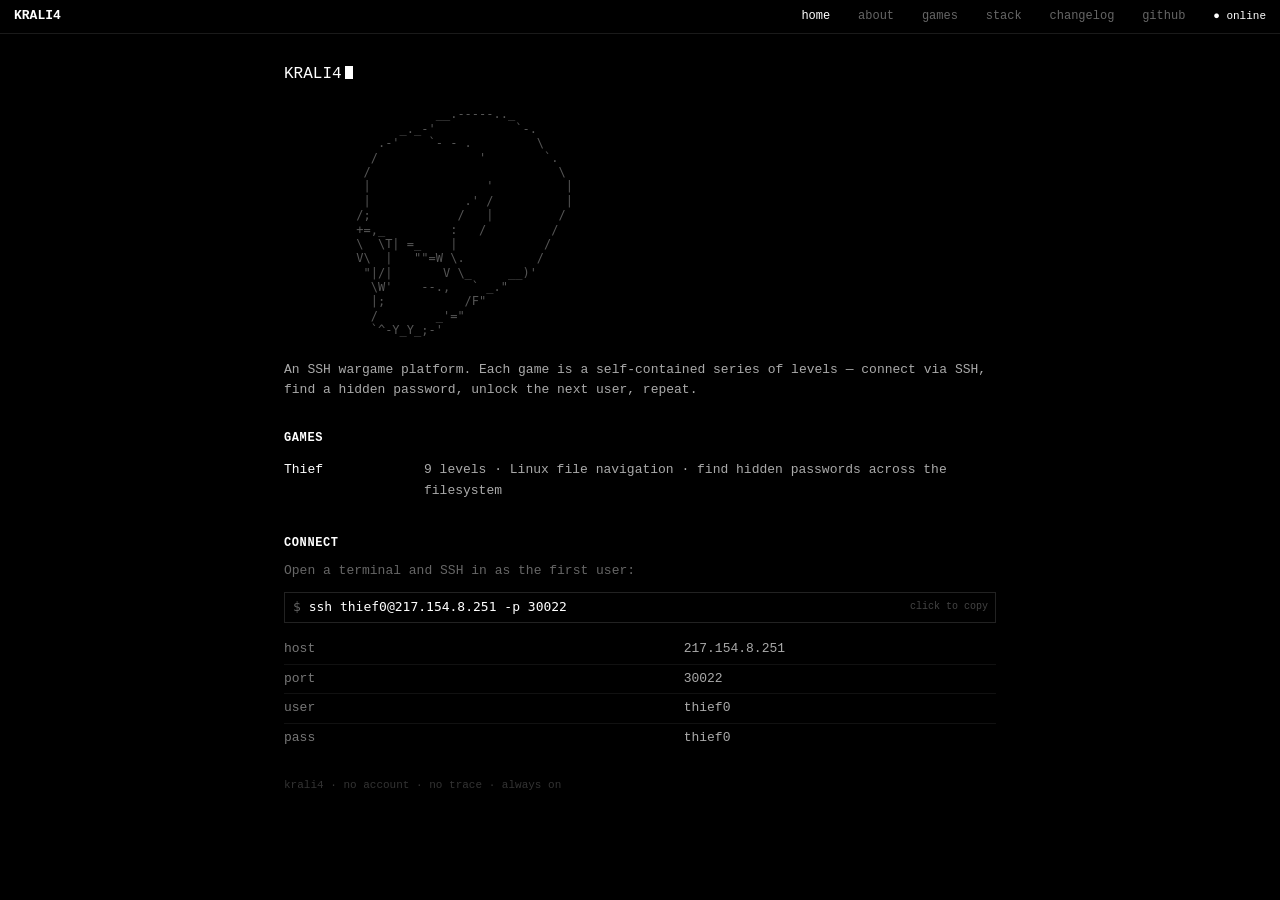
<file: frontend/index.html>
<!DOCTYPE html>
<html lang="en">
<head>
  <meta charset="UTF-8" />
  <meta name="viewport" content="width=device-width, initial-scale=1.0" />
  <title>krali4</title>
  <link rel="stylesheet" href="css/site.css" />
</head>
<body>

<div id="topbar">
  <span class="topbar-logo">KRALI4</span>
  <nav>
    <a href="/index.html" class="active">home</a>
    <a href="/about.html">about</a>
    <a href="/games/">games</a>
    <a href="/stack.html">stack</a>
    <a href="/changelog.html">changelog</a>
    <a href="https://github.com/simgerchev/krali4" target="_blank">github</a>
    <span class="online">● online</span>
  </nav>
</div>

<div id="main">

  <h1>KRALI4<span class="cursor"></span></h1>

  <pre style="margin:0 0 22px; color:#555; line-height:1.2;">                     __.-----.._
                _._-'           `-.
             .-'    `- - .         \
            /              '        `.
           /                          \
           |                '          |
           |             .' /          |
          /;            /   |         /
          +=,_         :   /         /
          \  \T| =_    |            /
          V\  |   ""=W \.          /
           "|/|       V \_     __)'            
            \W'    --.,   ` _."
            |;           /F"
            /        _'="
            `^-Y_Y_;-'</pre>

  <p>An SSH wargame platform. Each game is a self-contained series of levels — connect via SSH, find a hidden password, unlock the next user, repeat.</p>

  <h2>Games</h2>
  <table>
    <tr>
      <td><a href="/games/thief.html">Thief</a></td>
      <td>9 levels · Linux file navigation · find hidden passwords across the filesystem</td>
    </tr>
  </table>

  <h2 id="connect">Connect</h2>

  <p style="margin-bottom:10px; color:#666;">Open a terminal and SSH in as the first user:</p>
  <div class="cmd-wrap">
    <pre id="connect-cmd" class="cmd-box"></pre>
    <span class="copy-hint">click to copy</span>
  </div>

  <table>
    <tr><td>host</td><td id="connect-host"></td></tr>
    <tr><td>port</td><td>30022</td></tr>
    <tr><td>user</td><td>thief0</td></tr>
    <tr><td>pass</td><td>thief0</td></tr>
  </table>

  <p class="footer">krali4 · no account · no trace · always on</p>

</div>

<script>
  const host = '217.154.8.251';
  const port = 30022;
  document.getElementById('connect-host').textContent = host;
  document.getElementById('connect-cmd').textContent = `ssh thief0@${host} -p ${port}`;

  document.querySelectorAll('.cmd-box').forEach(function(el) {
    el.addEventListener('click', function() {
      var hint = this.parentElement.querySelector('.copy-hint');
      navigator.clipboard.writeText(this.textContent.trim()).then(function() {
        if (hint) { hint.textContent = 'copied!'; hint.style.color = '#fff'; }
        setTimeout(function() {
          if (hint) { hint.textContent = 'click to copy'; hint.style.color = ''; }
        }, 1500);
      });
    });
  });
</script>
</body>
</html>
</file>
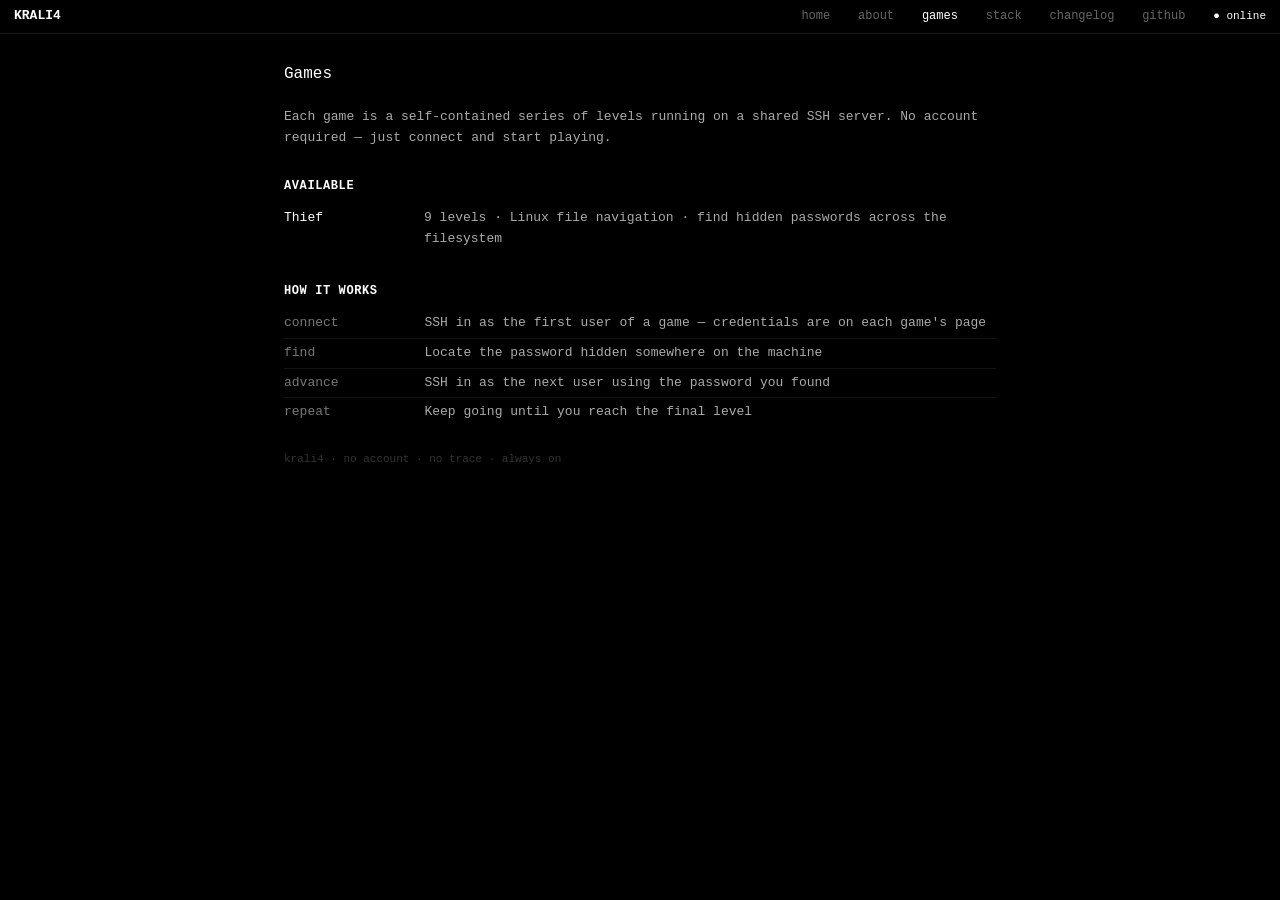
<file: frontend/games/index.html>
<!DOCTYPE html>
<html lang="en">
<head>
  <meta charset="UTF-8" />
  <meta name="viewport" content="width=device-width, initial-scale=1.0" />
  <title>KRALI4 — Games</title>
  <link rel="stylesheet" href="../css/site.css" />
</head>
<body>

<div id="topbar">
  <span class="topbar-logo">KRALI4</span>
  <nav>
    <a href="/index.html">home</a>
    <a href="/about.html">about</a>
    <a href="/games/" class="active">games</a>
    <a href="/stack.html">stack</a>
    <a href="/changelog.html">changelog</a>
    <a href="https://github.com/simgerchev/krali4" target="_blank">github</a>
    <span class="online">● online</span>
  </nav>
</div>

<div id="main">

  <h1>Games</h1>

  <p>Each game is a self-contained series of levels running on a shared SSH server. No account required — just connect and start playing.</p>

  <h2>Available</h2>
  <table>
    <tr>
      <td><a href="/games/thief.html">Thief</a></td>
      <td>9 levels · Linux file navigation · find hidden passwords across the filesystem</td>
    </tr>
  </table>

  <h2>How it works</h2>
  <table>
    <tr><td>connect</td><td>SSH in as the first user of a game — credentials are on each game's page</td></tr>
    <tr><td>find</td><td>Locate the password hidden somewhere on the machine</td></tr>
    <tr><td>advance</td><td>SSH in as the next user using the password you found</td></tr>
    <tr><td>repeat</td><td>Keep going until you reach the final level</td></tr>
  </table>

  <p class="footer">krali4 · no account · no trace · always on</p>

</div>
</body>
</html>
</file>
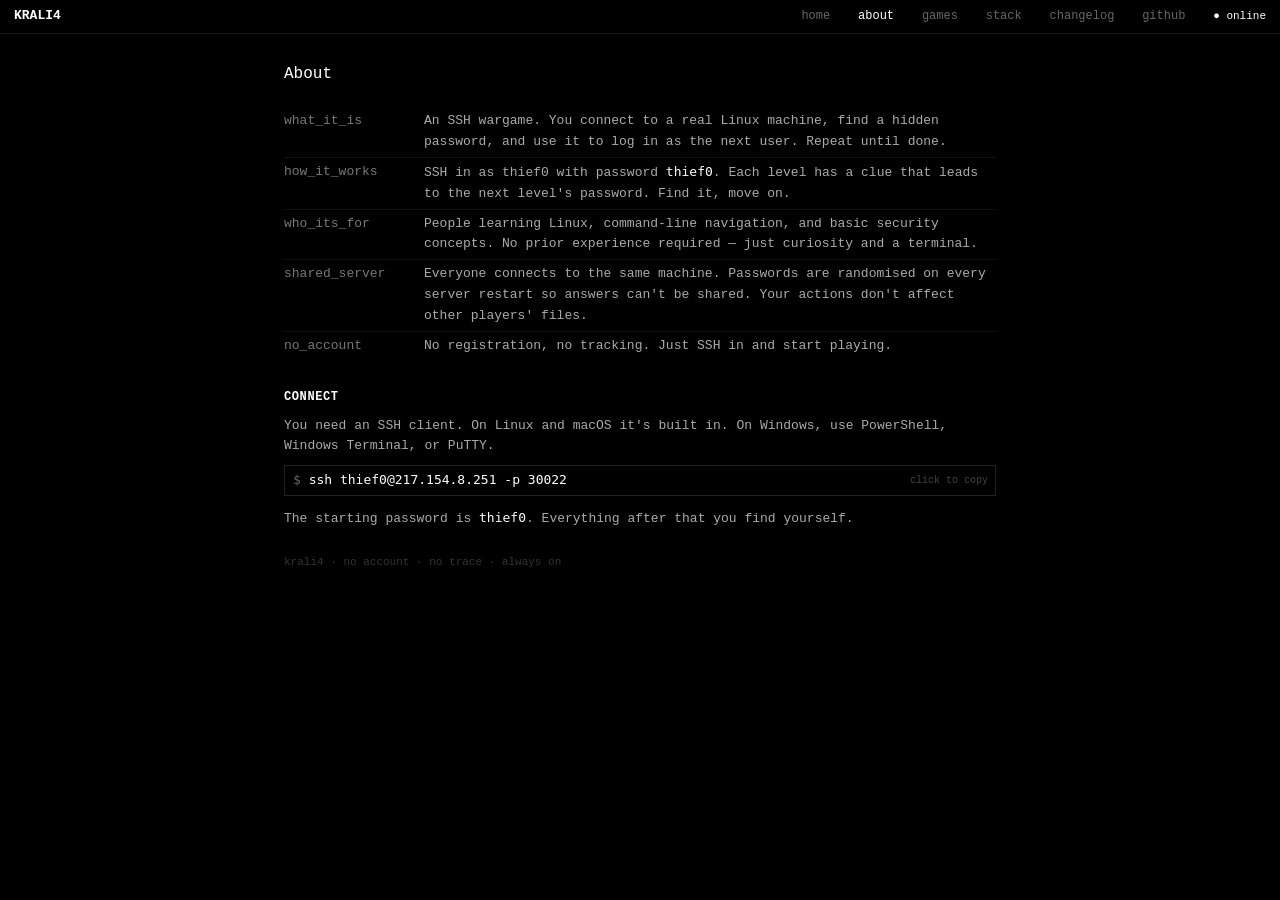
<file: frontend/about.html>
<!DOCTYPE html>
<html lang="en">
<head>
  <meta charset="UTF-8" />
  <meta name="viewport" content="width=device-width, initial-scale=1.0" />
  <title>KRALI4 — About</title>
  <link rel="stylesheet" href="css/site.css" />
</head>
<body>

<div id="topbar">
  <span class="topbar-logo">KRALI4</span>
  <nav>
    <a href="/index.html">home</a>
    <a href="/about.html" class="active">about</a>
    <a href="/games/">games</a>
    <a href="/stack.html">stack</a>
    <a href="/changelog.html">changelog</a>
    <a href="https://github.com/simgerchev/krali4" target="_blank">github</a>
    <span class="online">● online</span>
  </nav>
</div>

<div id="main">

  <h1>About</h1>

  <table>
    <tr><td>what_it_is</td><td>An SSH wargame. You connect to a real Linux machine, find a hidden password, and use it to log in as the next user. Repeat until done.</td></tr>
    <tr><td>how_it_works</td><td>SSH in as thief0 with password <code>thief0</code>. Each level has a clue that leads to the next level's password. Find it, move on.</td></tr>
    <tr><td>who_its_for</td><td>People learning Linux, command-line navigation, and basic security concepts. No prior experience required — just curiosity and a terminal.</td></tr>
    <tr><td>shared_server</td><td>Everyone connects to the same machine. Passwords are randomised on every server restart so answers can't be shared. Your actions don't affect other players' files.</td></tr>
    <tr><td>no_account</td><td>No registration, no tracking. Just SSH in and start playing.</td></tr>
  </table>

  <h2>Connect</h2>
  <p>You need an SSH client. On Linux and macOS it's built in. On Windows, use PowerShell, Windows Terminal, or PuTTY.</p>
  <div class="cmd-wrap">
    <pre class="cmd-box">ssh thief0@217.154.8.251 -p 30022</pre>
    <span class="copy-hint">click to copy</span>
  </div>
  <p>The starting password is <code>thief0</code>. Everything after that you find yourself.</p>

  <p class="footer">krali4 · no account · no trace · always on</p>

</div>

<script>
  document.querySelectorAll('.cmd-box').forEach(function(el) {
    el.addEventListener('click', function() {
      var hint = this.parentElement.querySelector('.copy-hint');
      navigator.clipboard.writeText(this.textContent.trim()).then(function() {
        if (hint) { hint.textContent = 'copied!'; hint.style.color = '#fff'; }
        setTimeout(function() {
          if (hint) { hint.textContent = 'click to copy'; hint.style.color = ''; }
        }, 1500);
      });
    });
  });
</script>
</body>
</html>
</file>
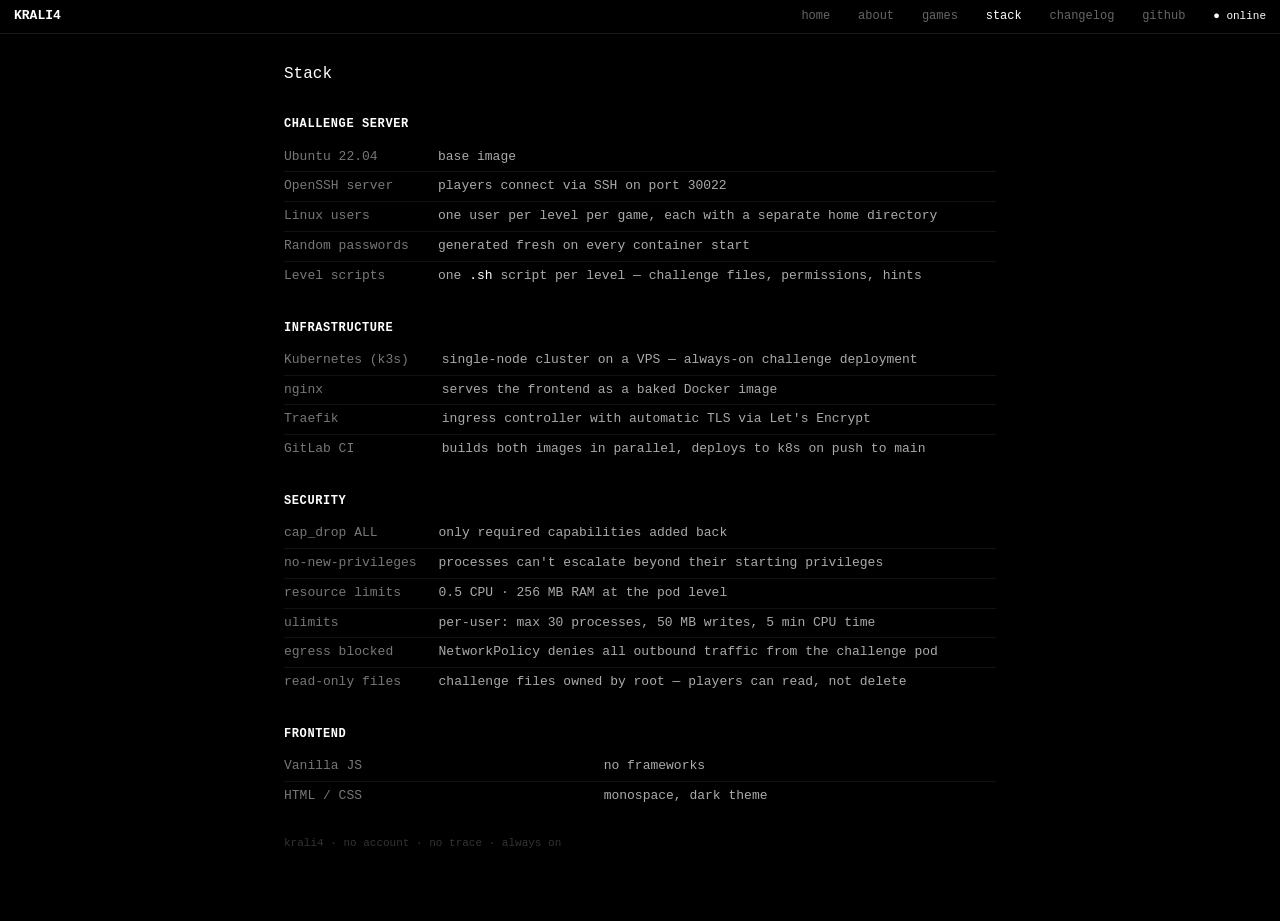
<file: frontend/stack.html>
<!DOCTYPE html>
<html lang="en">
<head>
  <meta charset="UTF-8" />
  <meta name="viewport" content="width=device-width, initial-scale=1.0" />
  <title>KRALI4 — Stack</title>
  <link rel="stylesheet" href="css/site.css" />
</head>
<body>

<div id="topbar">
  <span class="topbar-logo">KRALI4</span>
  <nav>
    <a href="/index.html">home</a>
    <a href="/about.html">about</a>
    <a href="/games/">games</a>
    <a href="/stack.html" class="active">stack</a>
    <a href="/changelog.html">changelog</a>
    <a href="https://github.com/simgerchev/krali4" target="_blank">github</a>
    <span class="online">● online</span>
  </nav>
</div>

<div id="main">

  <h1>Stack</h1>

  <h2>Challenge server</h2>
  <table>
    <tr><td>Ubuntu 22.04</td><td>base image</td></tr>
    <tr><td>OpenSSH server</td><td>players connect via SSH on port 30022</td></tr>
    <tr><td>Linux users</td><td>one user per level per game, each with a separate home directory</td></tr>
    <tr><td>Random passwords</td><td>generated fresh on every container start</td></tr>
    <tr><td>Level scripts</td><td>one <code>.sh</code> script per level — challenge files, permissions, hints</td></tr>
  </table>

  <h2>Infrastructure</h2>
  <table>
    <tr><td>Kubernetes (k3s)</td><td>single-node cluster on a VPS — always-on challenge deployment</td></tr>
    <tr><td>nginx</td><td>serves the frontend as a baked Docker image</td></tr>
    <tr><td>Traefik</td><td>ingress controller with automatic TLS via Let's Encrypt</td></tr>
    <tr><td>GitLab CI</td><td>builds both images in parallel, deploys to k8s on push to main</td></tr>
  </table>

  <h2>Security</h2>
  <table>
    <tr><td>cap_drop ALL</td><td>only required capabilities added back</td></tr>
    <tr><td>no-new-privileges</td><td>processes can't escalate beyond their starting privileges</td></tr>
    <tr><td>resource limits</td><td>0.5 CPU · 256 MB RAM at the pod level</td></tr>
    <tr><td>ulimits</td><td>per-user: max 30 processes, 50 MB writes, 5 min CPU time</td></tr>
    <tr><td>egress blocked</td><td>NetworkPolicy denies all outbound traffic from the challenge pod</td></tr>
    <tr><td>read-only files</td><td>challenge files owned by root — players can read, not delete</td></tr>
  </table>

  <h2>Frontend</h2>
  <table>
    <tr><td>Vanilla JS</td><td>no frameworks</td></tr>
    <tr><td>HTML / CSS</td><td>monospace, dark theme</td></tr>
  </table>

  <p class="footer">krali4 · no account · no trace · always on</p>

</div>
</body>
</html>
</file>
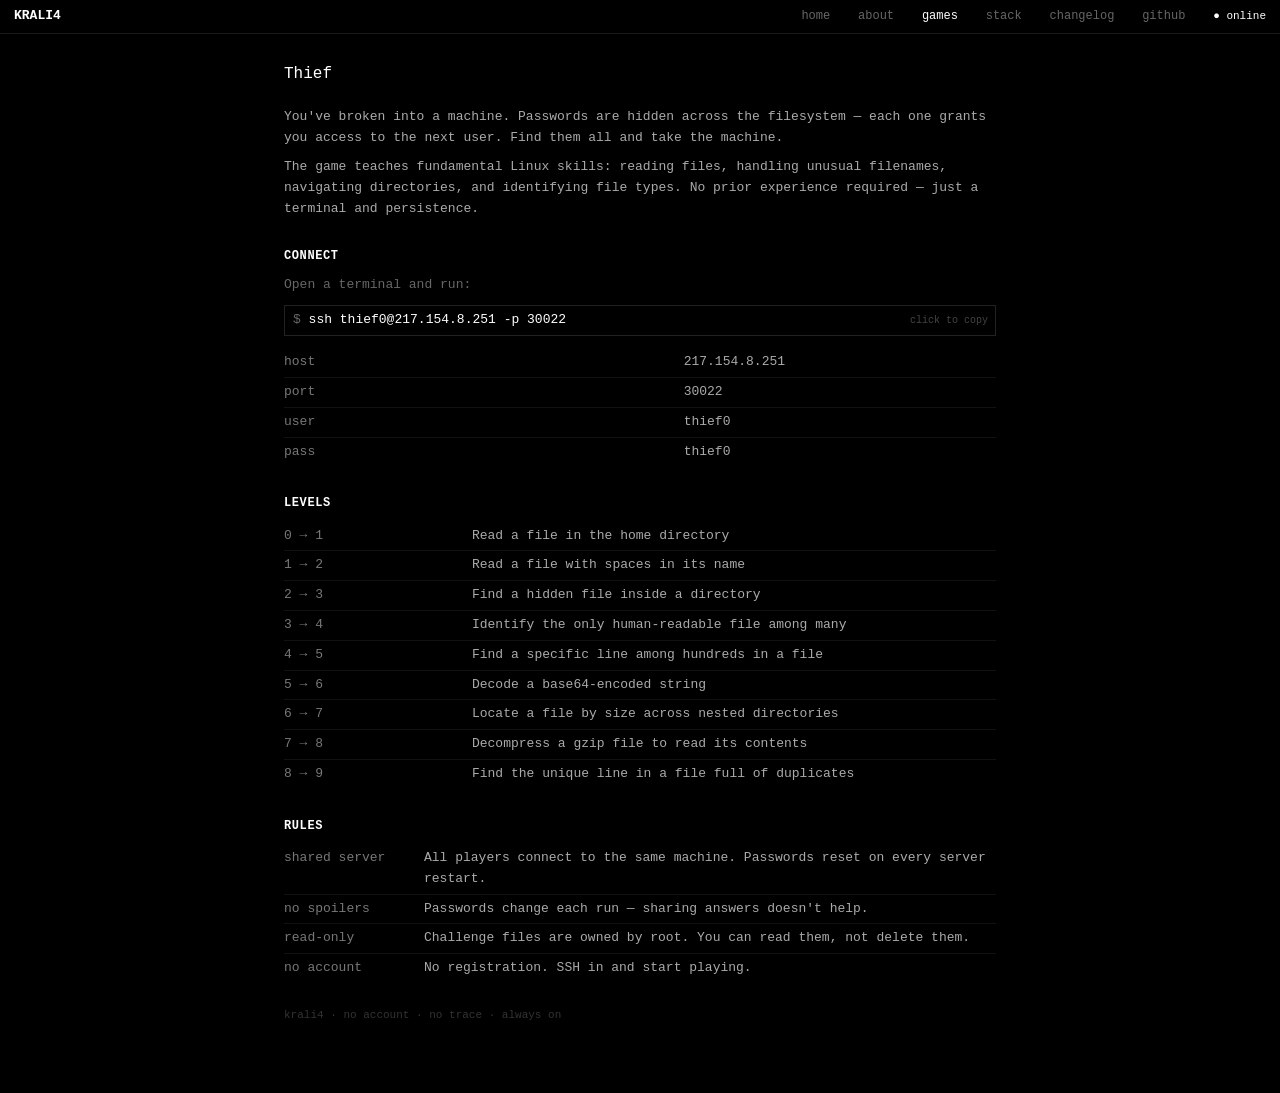
<file: frontend/games/thief.html>
<!DOCTYPE html>
<html lang="en">
<head>
  <meta charset="UTF-8" />
  <meta name="viewport" content="width=device-width, initial-scale=1.0" />
  <title>KRALI4 — Thief</title>
  <link rel="stylesheet" href="../css/site.css" />
</head>
<body>

<div id="topbar">
  <span class="topbar-logo">KRALI4</span>
  <nav>
    <a href="/index.html">home</a>
    <a href="/about.html">about</a>
    <a href="/games/" class="active">games</a>
    <a href="/stack.html">stack</a>
    <a href="/changelog.html">changelog</a>
    <a href="https://github.com/simgerchev/krali4" target="_blank">github</a>
    <span class="online">● online</span>
  </nav>
</div>

<div id="main">

  <h1>Thief</h1>

  <p>You've broken into a machine. Passwords are hidden across the filesystem — each one grants you access to the next user. Find them all and take the machine.</p>

  <p>The game teaches fundamental Linux skills: reading files, handling unusual filenames, navigating directories, and identifying file types. No prior experience required — just a terminal and persistence.</p>

  <h2 id="connect">Connect</h2>

  <p style="margin-bottom:10px; color:#666;">Open a terminal and run:</p>
  <div class="cmd-wrap">
    <pre id="connect-cmd" class="cmd-box"></pre>
    <span class="copy-hint">click to copy</span>
  </div>

  <table>
    <tr><td>host</td><td id="connect-host"></td></tr>
    <tr><td>port</td><td>30022</td></tr>
    <tr><td>user</td><td>thief0</td></tr>
    <tr><td>pass</td><td>thief0</td></tr>
  </table>

  <h2>Levels</h2>
  <table>
    <tr><td>0 → 1</td><td>Read a file in the home directory</td></tr>
    <tr><td>1 → 2</td><td>Read a file with spaces in its name</td></tr>
    <tr><td>2 → 3</td><td>Find a hidden file inside a directory</td></tr>
    <tr><td>3 → 4</td><td>Identify the only human-readable file among many</td></tr>
    <tr><td>4 → 5</td><td>Find a specific line among hundreds in a file</td></tr>
    <tr><td>5 → 6</td><td>Decode a base64-encoded string</td></tr>
    <tr><td>6 → 7</td><td>Locate a file by size across nested directories</td></tr>
    <tr><td>7 → 8</td><td>Decompress a gzip file to read its contents</td></tr>
    <tr><td>8 → 9</td><td>Find the unique line in a file full of duplicates</td></tr>
  </table>

  <h2>Rules</h2>
  <table>
    <tr><td>shared server</td><td>All players connect to the same machine. Passwords reset on every server restart.</td></tr>
    <tr><td>no spoilers</td><td>Passwords change each run — sharing answers doesn't help.</td></tr>
    <tr><td>read-only</td><td>Challenge files are owned by root. You can read them, not delete them.</td></tr>
    <tr><td>no account</td><td>No registration. SSH in and start playing.</td></tr>
  </table>

  <p class="footer">krali4 · no account · no trace · always on</p>

</div>

<script>
  const host = '217.154.8.251';
  const port = 30022;
  document.getElementById('connect-host').textContent = host;
  document.getElementById('connect-cmd').textContent = `ssh thief0@${host} -p ${port}`;

  document.querySelectorAll('.cmd-box').forEach(function(el) {
    el.addEventListener('click', function() {
      var hint = this.parentElement.querySelector('.copy-hint');
      navigator.clipboard.writeText(this.textContent.trim()).then(function() {
        if (hint) { hint.textContent = 'copied!'; hint.style.color = '#00ff41'; }
        setTimeout(function() {
          if (hint) { hint.textContent = 'click to copy'; hint.style.color = ''; }
        }, 1500);
      });
    });
  });
</script>
</body>
</html>
</file>
<file: frontend/css/site.css>
*, *::before, *::after { box-sizing: border-box; }

body {
  background: #000;
  color: #aaa;
  font-family: "Courier New", monospace;
  font-size: 13px;
  margin: 0;
  line-height: 1.6;
}

a { color: #fff; text-decoration: none; }
a:hover { text-decoration: underline; }

/* ── TOPBAR ── */
#topbar {
  padding: 6px 14px;
  border-bottom: 1px solid #1a1a1a;
  display: flex;
  justify-content: space-between;
  align-items: center;
}

.topbar-logo {
  color: #fff;
  font-size: 13px;
  font-weight: bold;
}

#topbar nav a {
  color: #666;
  font-size: 12px;
  text-decoration: none;
  margin-left: 20px;
}

#topbar nav a:hover { color: #ccc; text-decoration: none; }
#topbar nav a.active { color: #fff; }

.online { color: #fff; font-size: 11px; margin-left: 20px; }

/* ── MAIN ── */
#main {
  max-width: 740px;
  margin: 0 auto;
  padding: 28px 14px 60px;
}

/* ── HEADINGS ── */
h1 {
  font-size: 16px;
  font-weight: normal;
  color: #fff;
  margin: 0 0 20px;
}

h2 {
  font-size: 12px;
  font-weight: bold;
  color: #fff;
  margin: 28px 0 8px;
  text-transform: uppercase;
  letter-spacing: 0.05em;
}

/* ── TEXT ── */
p { margin: 0 0 8px; }

code { color: #fff; }

pre { font-size: 12px; line-height: 1.3; margin: 0 0 8px; overflow-x: auto; color: #444; }

/* ── TABLES ── */
table { border-collapse: collapse; width: 100%; }

td {
  padding: 4px 8px 4px 0;
  vertical-align: top;
  border-bottom: 1px solid #111;
  color: #aaa;
}

tr:last-child td { border-bottom: none; }

td:first-child {
  color: #777;
  white-space: nowrap;
  min-width: 140px;
}

tr:hover td { color: #fff; }
tr:hover td:first-child { color: #ccc; }

/* ── LISTS ── */
ul { margin: 0; padding: 0; list-style: none; }

li {
  line-height: 1.8;
  padding-left: 14px;
  position: relative;
}

li::before {
  content: '-';
  position: absolute;
  left: 0;
  color: #555;
}

/* ── CMD BLOCK ── */
.cmd-wrap { position: relative; margin: 6px 0 12px; }

.cmd-box {
  display: block;
  color: #fff;
  background: #000;
  border: 1px solid #222;
  padding: 6px 80px 6px 8px;
  font-size: 13px;
  cursor: pointer;
  margin: 0;
}

.cmd-box::before { content: '$ '; color: #666; }
.cmd-box:hover { border-color: #fff; }

.copy-hint {
  position: absolute;
  top: 50%;
  right: 8px;
  transform: translateY(-50%);
  font-size: 10px;
  color: #444;
  pointer-events: none;
}

/* ── CHANGELOG ── */
.ver { color: #fff; font-weight: bold; }
.tag { color: #444; font-size: 11px; }
.tag.latest { color: #fff; }
.date { color: #666; }
.log { margin-bottom: 18px; }

/* ── CURSOR ── */
@keyframes blink { 0%, 100% { opacity: 1; } 50% { opacity: 0; } }

.cursor {
  display: inline-block;
  width: 8px;
  height: 13px;
  background: #fff;
  vertical-align: middle;
  margin-left: 3px;
  animation: blink 1s step-end infinite;
  position: relative;
  top: -1px;
}

/* ── FOOTER ── */
.footer { color: #333; font-size: 11px; margin-top: 24px; }

/* ── MOBILE ── */
@media (max-width: 560px) {
  #topbar { padding: 6px 10px; flex-wrap: wrap; gap: 6px; }
  #main { padding: 20px 10px 40px; }
  img { max-width: 100% !important; }
}
</file>
